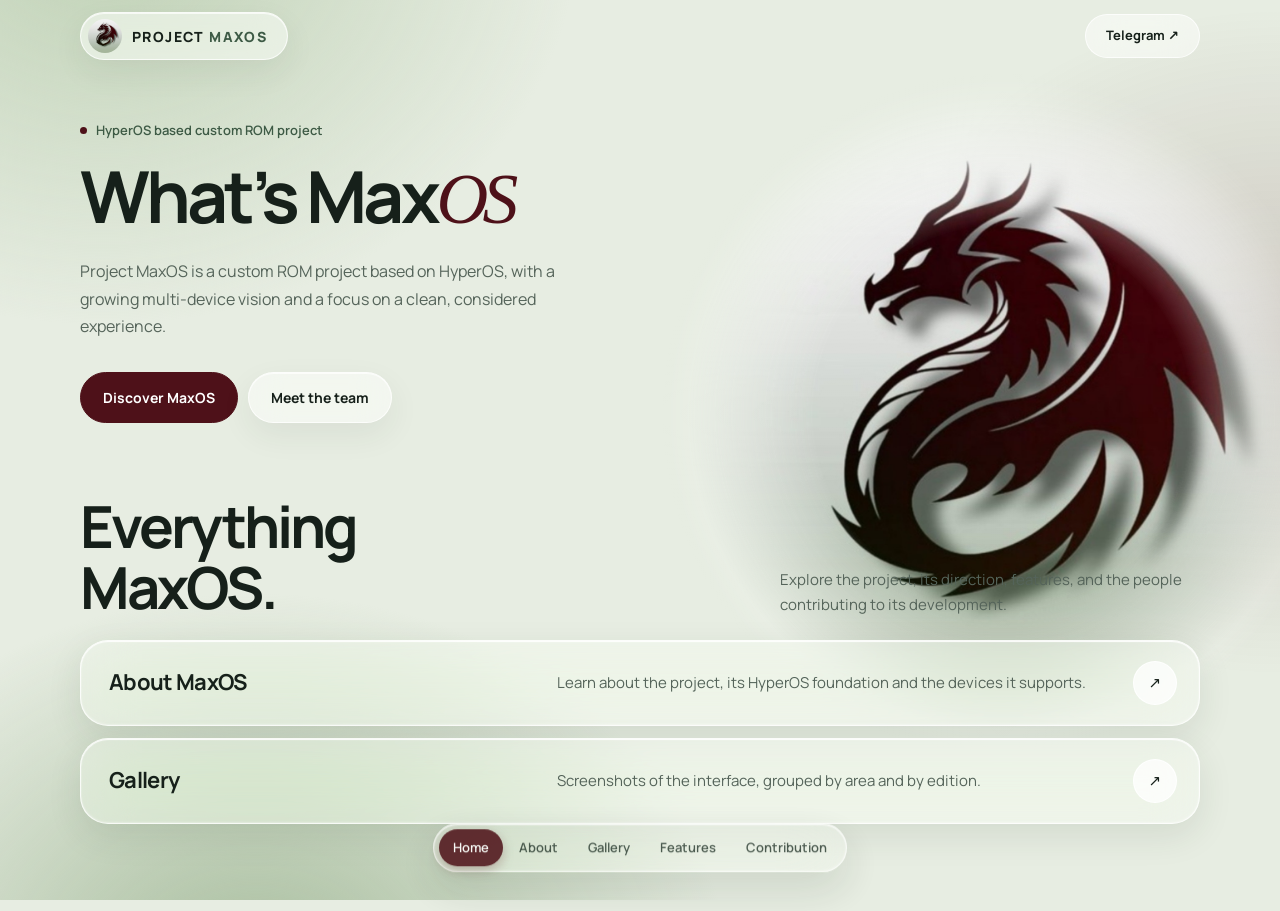
<file: index.html>
<!doctype html>
<html lang="en"><head><meta charset="utf-8"><meta name="viewport" content="width=device-width, initial-scale=1"><meta http-equiv="refresh" content="0; url=projectmaxos/index.html"><title>Project MaxOS</title></head>
<body><p>Opening <a href="projectmaxos/index.html">Project MaxOS</a>…</p></body></html>
</file>
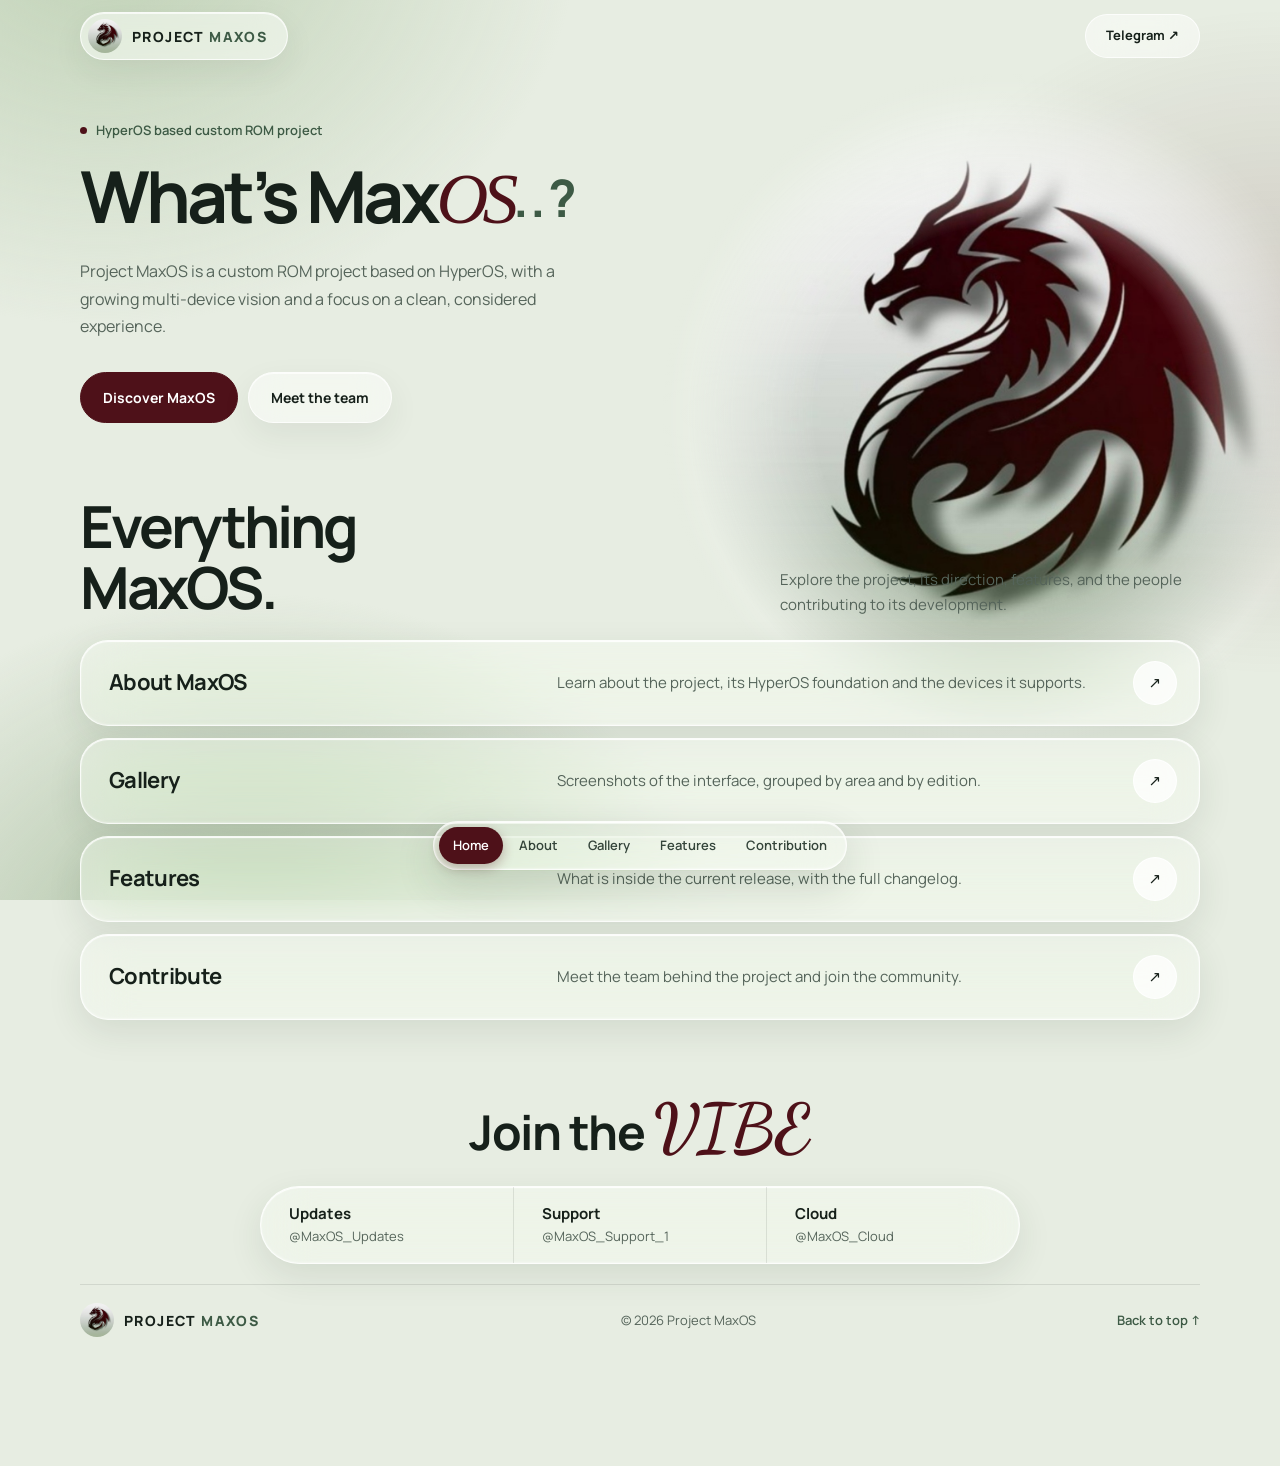
<file: projectmaxos/index.html>
<!doctype html><html lang="en"><head><meta charset="utf-8"><meta name="viewport" content="width=device-width, initial-scale=1"><meta name="theme-color" content="#e7ede2"><meta name="description" content="Project MaxOS — a HyperOS-based custom ROM project."><title>Home | Project MaxOS</title><link rel="icon" href="assets/images/maxos-logo.jpg"><link rel="preconnect" href="https://fonts.googleapis.com"><link rel="preconnect" href="https://fonts.gstatic.com" crossorigin><link rel="stylesheet" href="https://fonts.googleapis.com/css2?family=Manrope:wght@400;500;600;700;800&family=Dancing+Script:wght@700&display=swap"><link rel="stylesheet" href="assets/css/style.css"><script defer src="assets/js/main.js"></script></head><body id="top"><header class="site-header"><a class="brand" href="index.html"><img class="brand-logo" src="assets/images/maxos-logo.jpg" alt="" width="34" height="34"><span>PROJECT <span class="brand-muted">MAXOS</span></span></a><a class="top-cta" href="https://t.me/sujithsnk" target="_blank" rel="noopener">Telegram ↗</a></header>
<nav class="dock" aria-label="Main"><a href="index.html" aria-current="page">Home</a><a href="about.html">About</a><a href="gallery.html">Gallery</a><a href="features.html">Features</a><a href="contribution.html"><span class="full">Contribution</span><span class="short">Team</span></a></nav>
<div class="logo-bg" aria-hidden="true"><img src="assets/images/maxos-logo.jpg" alt=""></div>
<main><section class="hero section-wrap"><div class="hero-copy"><div class="eyebrow">HyperOS based custom ROM project</div><h1>What’s <span class="nowrap">Max<span class="maxos-word">OS</span><span class="type-punctuation">..?</span></span></h1><p>Project MaxOS is a custom ROM project based on HyperOS, with a growing multi-device vision and a focus on a clean, considered experience.</p><div class="hero-actions"><a class="button button-primary" href="about.html">Discover MaxOS</a><a class="button button-secondary" href="contribution.html">Meet the team</a></div></div></section>
<section class="content-section section-wrap"><div class="section-heading"><h2>Everything<br>MaxOS.</h2><p>Explore the project, its direction, features, and the people contributing to its development.</p></div><nav class="rows" aria-label="Explore"><a class="row" href="about.html"><h3>About MaxOS</h3><p>Learn about the project, its HyperOS foundation and the devices it supports.</p><span class="row-go" aria-hidden="true">↗</span></a><a class="row" href="gallery.html"><h3>Gallery</h3><p>Screenshots of the interface, grouped by area and by edition.</p><span class="row-go" aria-hidden="true">↗</span></a><a class="row" href="features.html"><h3>Features</h3><p>What is inside the current release, with the full changelog.</p><span class="row-go" aria-hidden="true">↗</span></a><a class="row" href="contribution.html"><h3>Contribute</h3><p>Meet the team behind the project and join the community.</p><span class="row-go" aria-hidden="true">↗</span></a></nav></section>
<section class="section-wrap vibe"><h2>Join the <span class="vibe-word">VIBE</span></h2><div class="community"><a href="https://t.me/MaxOS_Updates" target="_blank" rel="noopener"><strong>Updates</strong><span>@MaxOS_Updates</span></a><a href="https://t.me/MaxOS_Support_1" target="_blank" rel="noopener"><strong>Support</strong><span>@MaxOS_Support_1</span></a><a href="https://t.me/MaxOS_Cloud" target="_blank" rel="noopener"><strong>Cloud</strong><span>@MaxOS_Cloud</span></a></div></section></main><footer class="footer section-wrap"><a class="brand" href="index.html"><img class="brand-logo" src="assets/images/maxos-logo.jpg" alt="" width="34" height="34"><span>PROJECT <span class="brand-muted">MAXOS</span></span></a><span>© <span id="year"></span> Project MaxOS</span><a href="#top">Back to top ↑</a></footer></body></html>
</file>
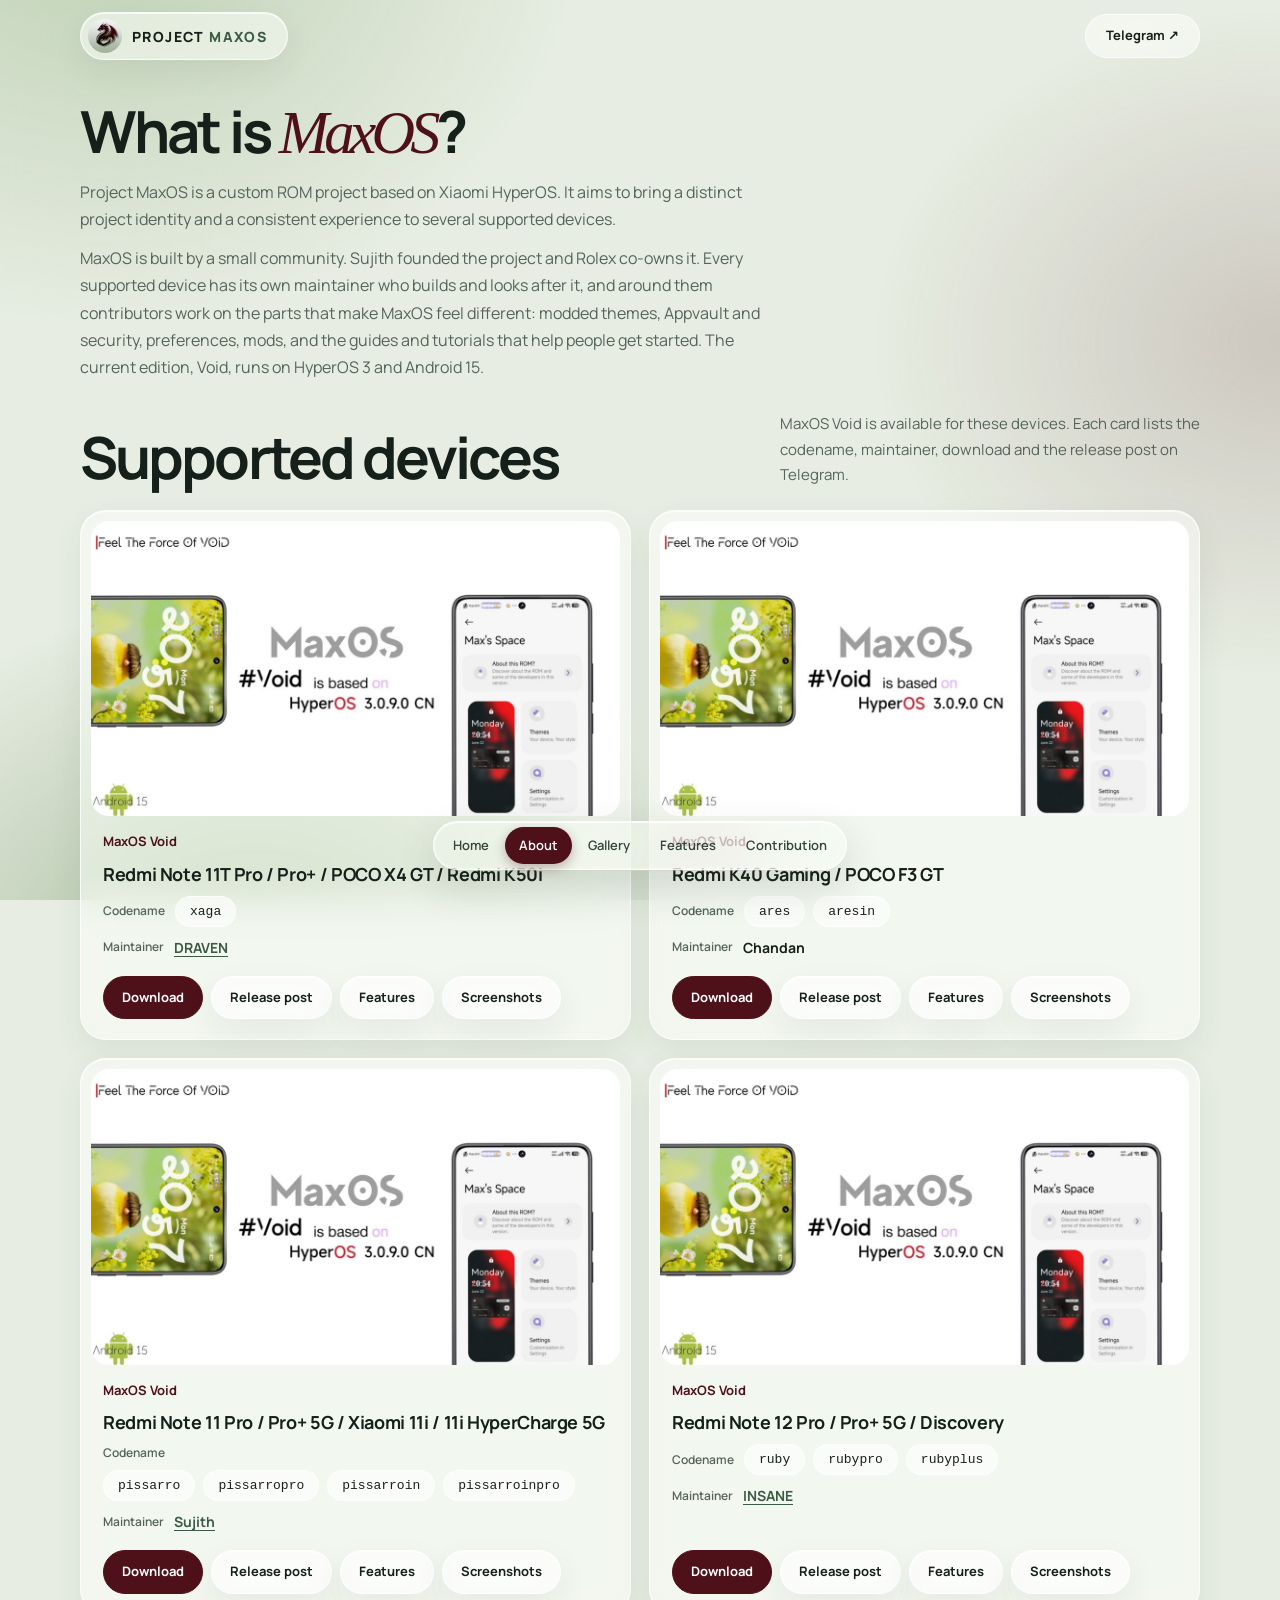
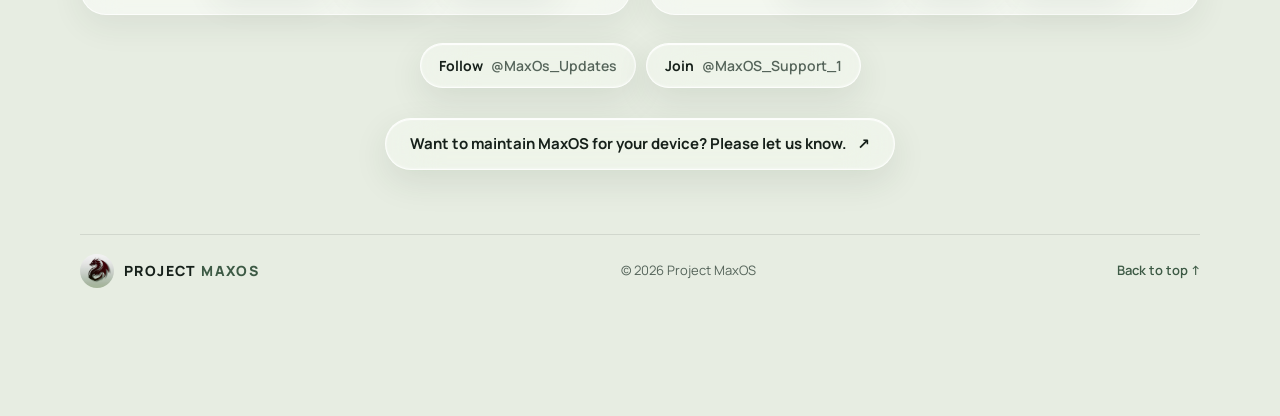
<file: projectmaxos/about.html>
<!doctype html><html lang="en"><head><meta charset="utf-8"><meta name="viewport" content="width=device-width, initial-scale=1"><meta name="theme-color" content="#e7ede2"><meta name="description" content="Project MaxOS — a HyperOS-based custom ROM project."><title>About | Project MaxOS</title><link rel="icon" href="assets/images/maxos-logo.jpg"><link rel="preconnect" href="https://fonts.googleapis.com"><link rel="preconnect" href="https://fonts.gstatic.com" crossorigin><link rel="stylesheet" href="https://fonts.googleapis.com/css2?family=Manrope:wght@400;500;600;700;800&display=swap"><link rel="stylesheet" href="assets/css/style.css"><script defer src="assets/js/main.js"></script></head><body id="top"><header class="site-header"><a class="brand" href="index.html"><img class="brand-logo" src="assets/images/maxos-logo.jpg" alt="" width="34" height="34"><span>PROJECT <span class="brand-muted">MAXOS</span></span></a><a class="top-cta" href="https://t.me/sujithsnk" target="_blank" rel="noopener">Telegram ↗</a></header>
<nav class="dock" aria-label="Main"><a href="index.html">Home</a><a href="about.html" aria-current="page">About</a><a href="gallery.html">Gallery</a><a href="features.html">Features</a><a href="contribution.html"><span class="full">Contribution</span><span class="short">Team</span></a></nav>
<main class="section-wrap"><section class="page-hero"><h1>What is <span class="maxos-word">MaxOS</span>?</h1><p>Project MaxOS is a custom ROM project based on Xiaomi HyperOS. It aims to bring a distinct project identity and a consistent experience to several supported devices.</p><p>MaxOS is built by a small community. Sujith founded the project and Rolex co-owns it. Every supported device has its own maintainer who builds and looks after it, and around them contributors work on the parts that make MaxOS feel different: modded themes, Appvault and security, preferences, mods, and the guides and tutorials that help people get started. The current edition, Void, runs on HyperOS 3 and Android 15.</p></section><section class="content-section" style="padding-top:12px"><div class="section-heading"><h2>Supported devices</h2><p>MaxOS Void is available for these devices. Each card lists the codename, maintainer, download and the release post on Telegram.</p></div><div class="roms"><article class="rom"><figure class="rom-art"><img src="assets/images/void-banner.jpg" alt="MaxOS Void, based on HyperOS 3 and Android 15" loading="lazy"></figure><div class="rom-body"><div class="rom-name">MaxOS Void</div><h3>Redmi Note 11T Pro / Pro+ / POCO X4 GT / Redmi K50i</h3><div class="rom-code"><span class="rom-label">Codename</span><div class="codes"><span>xaga</span></div></div><div class="rom-code"><span class="rom-label">Maintainer</span><a class="maint" href="https://t.me/susdraven" target="_blank" rel="noopener">DRAVEN</a></div><div class="rom-actions"><a class="button button-primary" href="https://drive.google.com/file/d/1Gkbh73vFQxeqa4iTPwzxxlR1YSQe4CGK/view?usp=drivesdk" target="_blank" rel="noopener">Download</a><a class="button button-secondary" href="https://t.me/MaxOS_Updates/190" target="_blank" rel="noopener">Release post</a><a class="button button-secondary" href="features.html">Features</a><a class="button button-secondary" href="gallery.html">Screenshots</a></div></div></article><article class="rom"><figure class="rom-art"><img src="assets/images/void-banner.jpg" alt="MaxOS Void, based on HyperOS 3 and Android 15" loading="lazy"></figure><div class="rom-body"><div class="rom-name">MaxOS Void</div><h3>Redmi K40 Gaming / POCO F3 GT</h3><div class="rom-code"><span class="rom-label">Codename</span><div class="codes"><span>ares</span><span>aresin</span></div></div><div class="rom-code"><span class="rom-label">Maintainer</span><span class="maint">Chandan</span></div><div class="rom-actions"><a class="button button-primary" href="https://drive.google.com/drive/folders/1mzK-8vHvnCskcgAynq7UUQ4-lLzJ0sxa?usp=drive_link" target="_blank" rel="noopener">Download</a><a class="button button-secondary" href="https://t.me/MaxOS_Updates/189" target="_blank" rel="noopener">Release post</a><a class="button button-secondary" href="features.html">Features</a><a class="button button-secondary" href="gallery.html">Screenshots</a></div></div></article><article class="rom"><figure class="rom-art"><img src="assets/images/void-banner.jpg" alt="MaxOS Void, based on HyperOS 3 and Android 15" loading="lazy"></figure><div class="rom-body"><div class="rom-name">MaxOS Void</div><h3>Redmi Note 11 Pro / Pro+ 5G / Xiaomi 11i / 11i HyperCharge 5G</h3><div class="rom-code"><span class="rom-label">Codename</span><div class="codes"><span>pissarro</span><span>pissarropro</span><span>pissarroin</span><span>pissarroinpro</span></div></div><div class="rom-code"><span class="rom-label">Maintainer</span><a class="maint" href="https://t.me/sujithsnk" target="_blank" rel="noopener">Sujith</a></div><div class="rom-actions"><a class="button button-primary" href="https://drive.google.com/file/d/1Z22_sG9LJ4ql9zDh3x435oSxrFdTi64V/view?usp=drivesdk" target="_blank" rel="noopener">Download</a><a class="button button-secondary" href="https://t.me/MaxOS_Updates/186" target="_blank" rel="noopener">Release post</a><a class="button button-secondary" href="features.html">Features</a><a class="button button-secondary" href="gallery.html">Screenshots</a></div></div></article><article class="rom"><figure class="rom-art"><img src="assets/images/void-banner.jpg" alt="MaxOS Void, based on HyperOS 3 and Android 15" loading="lazy"></figure><div class="rom-body"><div class="rom-name">MaxOS Void</div><h3>Redmi Note 12 Pro / Pro+ 5G / Discovery</h3><div class="rom-code"><span class="rom-label">Codename</span><div class="codes"><span>ruby</span><span>rubypro</span><span>rubyplus</span></div></div><div class="rom-code"><span class="rom-label">Maintainer</span><a class="maint" href="https://t.me/insaanex" target="_blank" rel="noopener">INSANE</a></div><div class="rom-actions"><a class="button button-primary" href="https://drive.google.com/file/d/1gJuQpmWtn1O2gVEO76kRaVVFaHT79l38/view?usp=drivesdk" target="_blank" rel="noopener">Download</a><a class="button button-secondary" href="https://t.me/MaxOS_Updates/185" target="_blank" rel="noopener">Release post</a><a class="button button-secondary" href="features.html">Features</a><a class="button button-secondary" href="gallery.html">Screenshots</a></div></div></article></div><div class="pill-links center" style="margin-top:28px"><a href="https://t.me/MaxOs_Updates" target="_blank" rel="noopener">Follow <span>@MaxOs_Updates</span></a><a href="https://t.me/MaxOS_Support_1" target="_blank" rel="noopener">Join <span>@MaxOS_Support_1</span></a></div><div class="maintain"><a href="https://t.me/MaxOS_Support_1" target="_blank" rel="noopener">Want to maintain MaxOS for your device? Please let us know. <span aria-hidden="true">↗</span></a></div></section></main><footer class="footer section-wrap"><a class="brand" href="index.html"><img class="brand-logo" src="assets/images/maxos-logo.jpg" alt="" width="34" height="34"><span>PROJECT <span class="brand-muted">MAXOS</span></span></a><span>© <span id="year"></span> Project MaxOS</span><a href="#top">Back to top ↑</a></footer></body></html>
</file>
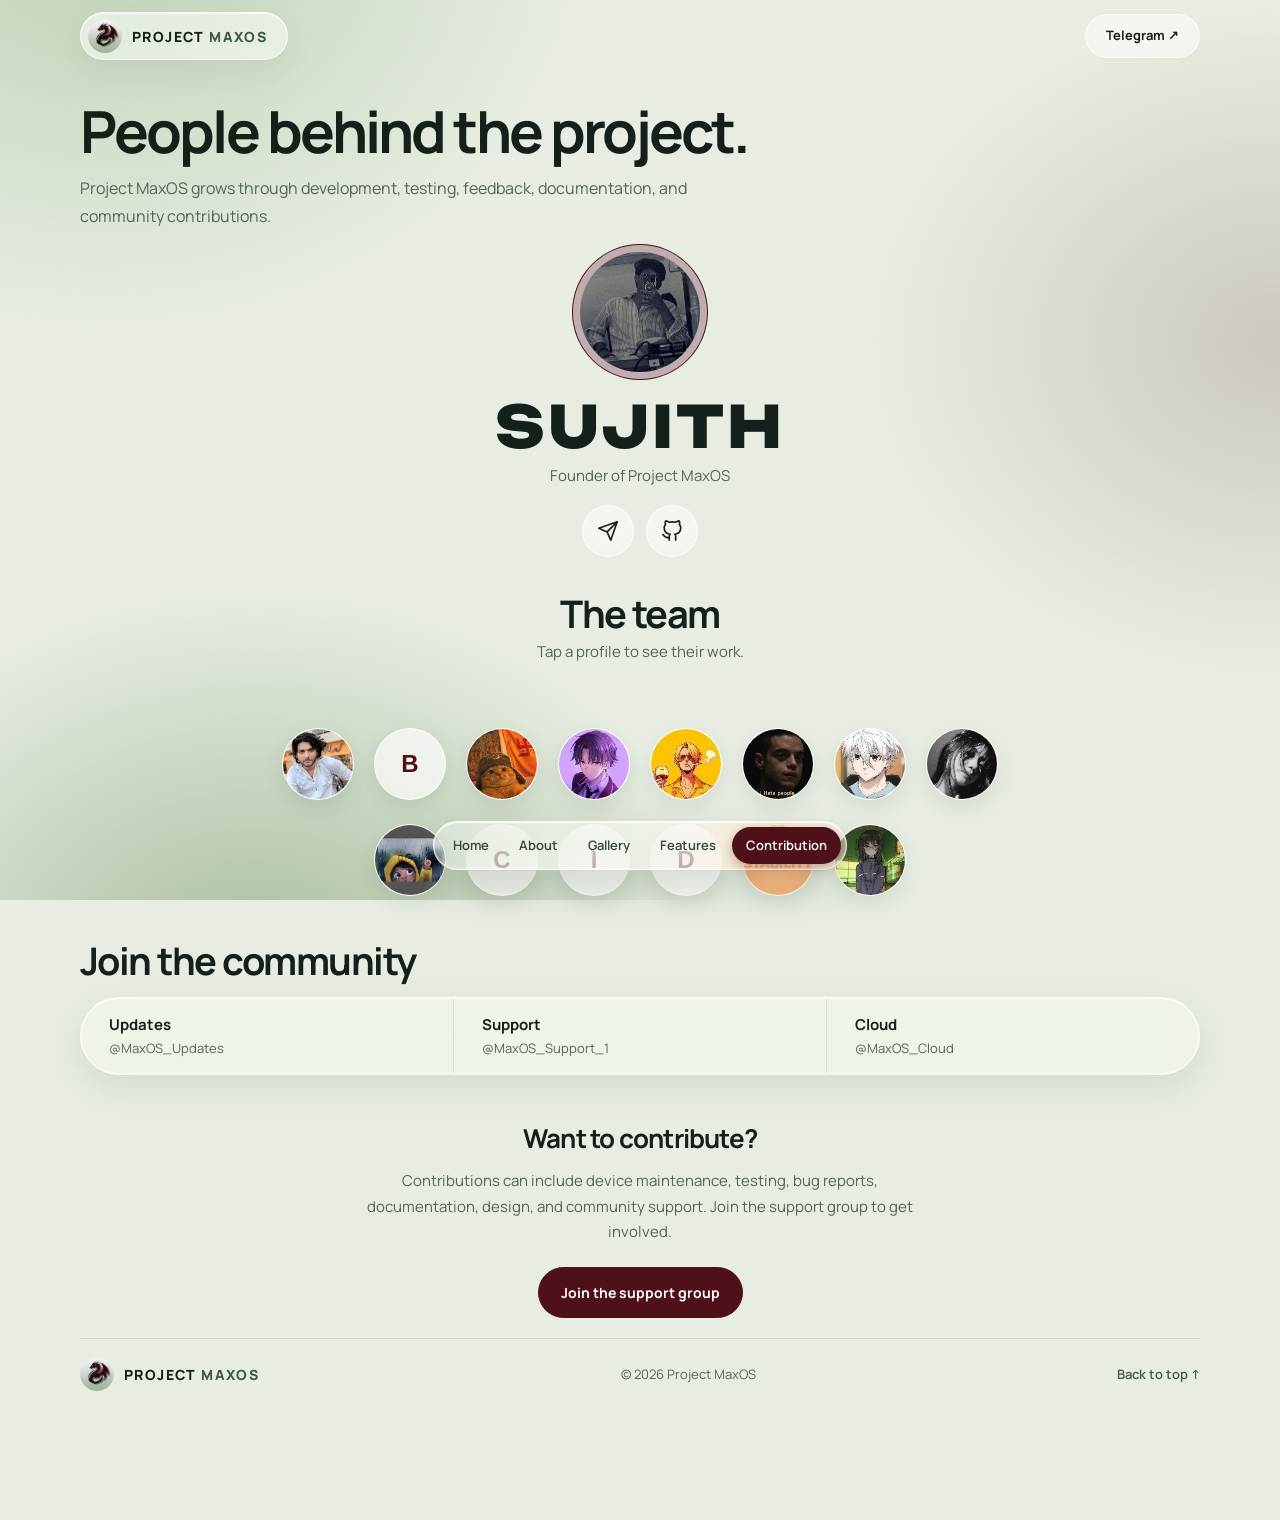
<file: projectmaxos/contribution.html>
<!doctype html><html lang="en"><head><meta charset="utf-8"><meta name="viewport" content="width=device-width, initial-scale=1"><meta name="theme-color" content="#e7ede2"><meta name="description" content="Project MaxOS — a HyperOS-based custom ROM project."><title>Contribution | Project MaxOS</title><link rel="icon" href="assets/images/maxos-logo.jpg"><link rel="preconnect" href="https://fonts.googleapis.com"><link rel="preconnect" href="https://fonts.gstatic.com" crossorigin><link rel="stylesheet" href="https://fonts.googleapis.com/css2?family=Manrope:wght@400;500;600;700;800&family=Unbounded:wght@600&display=swap"><link rel="stylesheet" href="assets/css/style.css"><script defer src="assets/js/main.js"></script></head><body id="top"><header class="site-header"><a class="brand" href="index.html"><img class="brand-logo" src="assets/images/maxos-logo.jpg" alt="" width="34" height="34"><span>PROJECT <span class="brand-muted">MAXOS</span></span></a><a class="top-cta" href="https://t.me/sujithsnk" target="_blank" rel="noopener">Telegram ↗</a></header>
<nav class="dock" aria-label="Main"><a href="index.html">Home</a><a href="about.html">About</a><a href="gallery.html">Gallery</a><a href="features.html">Features</a><a href="contribution.html" aria-current="page"><span class="full">Contribution</span><span class="short">Team</span></a></nav>
<main class="section-wrap"><section class="page-hero"><h1>People behind the project.</h1><p>Project MaxOS grows through development, testing, feedback, documentation, and community contributions.</p></section><section class="founder"><img class="founder-photo" src="assets/images/team/max.jpg" alt="Sujith, founder of Project MaxOS"><h2 class="evolve" aria-label="Sujith"><span aria-hidden="true" style="--i:0">S</span><span aria-hidden="true" style="--i:1">U</span><span aria-hidden="true" style="--i:2">J</span><span aria-hidden="true" style="--i:3">I</span><span aria-hidden="true" style="--i:4">T</span><span aria-hidden="true" style="--i:5">H</span></h2><p class="founder-role">Founder of Project MaxOS</p><div class="icon-links"><a href="https://t.me/sujithsnk" target="_blank" rel="noopener" aria-label="Telegram" title="Telegram"><svg viewBox="0 0 24 24" aria-hidden="true"><line x1="22" y1="2" x2="11" y2="13"/><polygon points="22 2 15 22 11 13 2 9 22 2"/></svg></a><a href="https://github.com/sujithmax/Sujith-Kumar" target="_blank" rel="noopener" aria-label="GitHub" title="GitHub"><svg viewBox="0 0 24 24" aria-hidden="true"><path d="M9 19c-5 1.5-5-2.5-7-3m14 6v-3.87a3.37 3.37 0 0 0-.94-2.61c3.14-.35 6.44-1.54 6.44-7A5.44 5.44 0 0 0 20 4.77 5.07 5.07 0 0 0 19.91 1S18.73.65 16 2.48a13.38 13.38 0 0 0-7 0C6.27.65 5.09 1 5.09 1A5.07 5.07 0 0 0 5 4.77a5.44 5.44 0 0 0-1.5 3.78c0 5.42 3.3 6.61 6.44 7A3.37 3.37 0 0 0 9 18.13V22"/></svg></a></div></section><section><div class="team-head"><h2 class="subhead" style="margin-bottom:6px">The team</h2><p>Tap a profile to see their work.</p></div><div class="team"><div class="person"><button type="button" aria-expanded="false" aria-label="Rolex" data-tg="https://t.me/Rolex040623"><img src="assets/images/team/rolex.jpg" alt="" loading="lazy"></button><div class="pop" role="status"><strong>Rolex</strong><span class="role">Co-founder</span><p>Co-owner of Project MaxOS.</p><span class="hint">Tap again for Telegram</span></div></div><div class="person"><button type="button" aria-expanded="false" aria-label="Bhairav"><span class="initial" aria-hidden="true">B</span></button><div class="pop" role="status"><strong>Bhairav</strong><p>Prooo....</p></div></div><div class="person"><button type="button" aria-expanded="false" aria-label="Abhishek"><img src="assets/images/team/abhishek.jpg" alt="" loading="lazy"></button><div class="pop" role="status"><strong>Abhishek</strong><p>CID</p></div></div><div class="person"><button type="button" aria-expanded="false" aria-label="Kashi"><img src="assets/images/team/kashi.jpg" alt="" loading="lazy"></button><div class="pop" role="status"><strong>Kashi</strong><p>Modded themes, Appvault, security and more.</p></div></div><div class="person"><button type="button" aria-expanded="false" aria-label="Mezo"><img src="assets/images/team/mezo.jpg" alt="" loading="lazy"></button><div class="pop" role="status"><strong>Mezo</strong><p>MoveOS</p></div></div><div class="person"><button type="button" aria-expanded="false" aria-label="Mahmoud"><img src="assets/images/team/mahmoud.jpg" alt="" loading="lazy"></button><div class="pop" role="status"><strong>Mahmoud</strong><p>Guides and tutorials.</p></div></div><div class="person"><button type="button" aria-expanded="false" aria-label="Obito"><img src="assets/images/team/obito.jpg" alt="" loading="lazy"></button><div class="pop" role="status"><strong>Obito</strong><p>Preferences</p></div></div><div class="person"><button type="button" aria-expanded="false" aria-label="Sev"><img src="assets/images/team/sev.jpg" alt="" loading="lazy"></button><div class="pop" role="status"><strong>Sev</strong></div></div><div class="person"><button type="button" aria-expanded="false" aria-label="BG"><img src="assets/images/team/bg.jpg" alt="" loading="lazy"></button><div class="pop" role="status"><strong>BG</strong><p>Mods</p></div></div><div class="person"><button type="button" aria-expanded="false" aria-label="Chandan"><span class="initial" aria-hidden="true">C</span></button><div class="pop" role="status"><strong>Chandan</strong><p>Maintainer of ares/aresin</p></div></div><div class="person"><button type="button" aria-expanded="false" aria-label="INSANE" data-tg="https://t.me/insaanex"><span class="initial" aria-hidden="true">I</span></button><div class="pop" role="status"><strong>INSANE</strong><p>Maintainer of ruby/rubypro/rubyplus</p><span class="hint">Tap again for Telegram</span></div></div><div class="person"><button type="button" aria-expanded="false" aria-label="DRAVEN" data-tg="https://t.me/susdraven"><span class="initial" aria-hidden="true">D</span></button><div class="pop" role="status"><strong>DRAVEN</strong><p>Maintainer of xaga</p><span class="hint">Tap again for Telegram</span></div></div><div class="person"><button type="button" aria-expanded="false" aria-label="Stability"><img src="assets/images/team/stability.jpg" alt="" loading="lazy"></button><div class="pop" role="status"><strong>Stability</strong><p>BrickOS · pissarro, ginkgo</p></div></div><div class="person"><button type="button" aria-expanded="false" aria-label="Z3roKwq"><img src="assets/images/team/z3rokwq.jpg" alt="" loading="lazy"></button><div class="pop" role="status"><strong>Z3roKwq</strong></div></div></div></section><section style="margin-top:44px"><h2 class="subhead">Join the community</h2><div class="community"><a href="https://t.me/MaxOS_Updates" target="_blank" rel="noopener"><strong>Updates</strong><span>@MaxOS_Updates</span></a><a href="https://t.me/MaxOS_Support_1" target="_blank" rel="noopener"><strong>Support</strong><span>@MaxOS_Support_1</span></a><a href="https://t.me/MaxOS_Cloud" target="_blank" rel="noopener"><strong>Cloud</strong><span>@MaxOS_Cloud</span></a></div></section><section class="contribute"><h2>Want to contribute?</h2><p>Contributions can include device maintenance, testing, bug reports, documentation, design, and community support. Join the support group to get involved.</p><a class="button button-primary" href="https://t.me/MaxOS_Support_1" target="_blank" rel="noopener">Join the support group</a></section></main><footer class="footer section-wrap"><a class="brand" href="index.html"><img class="brand-logo" src="assets/images/maxos-logo.jpg" alt="" width="34" height="34"><span>PROJECT <span class="brand-muted">MAXOS</span></span></a><span>© <span id="year"></span> Project MaxOS</span><a href="#top">Back to top ↑</a></footer></body></html>
</file>
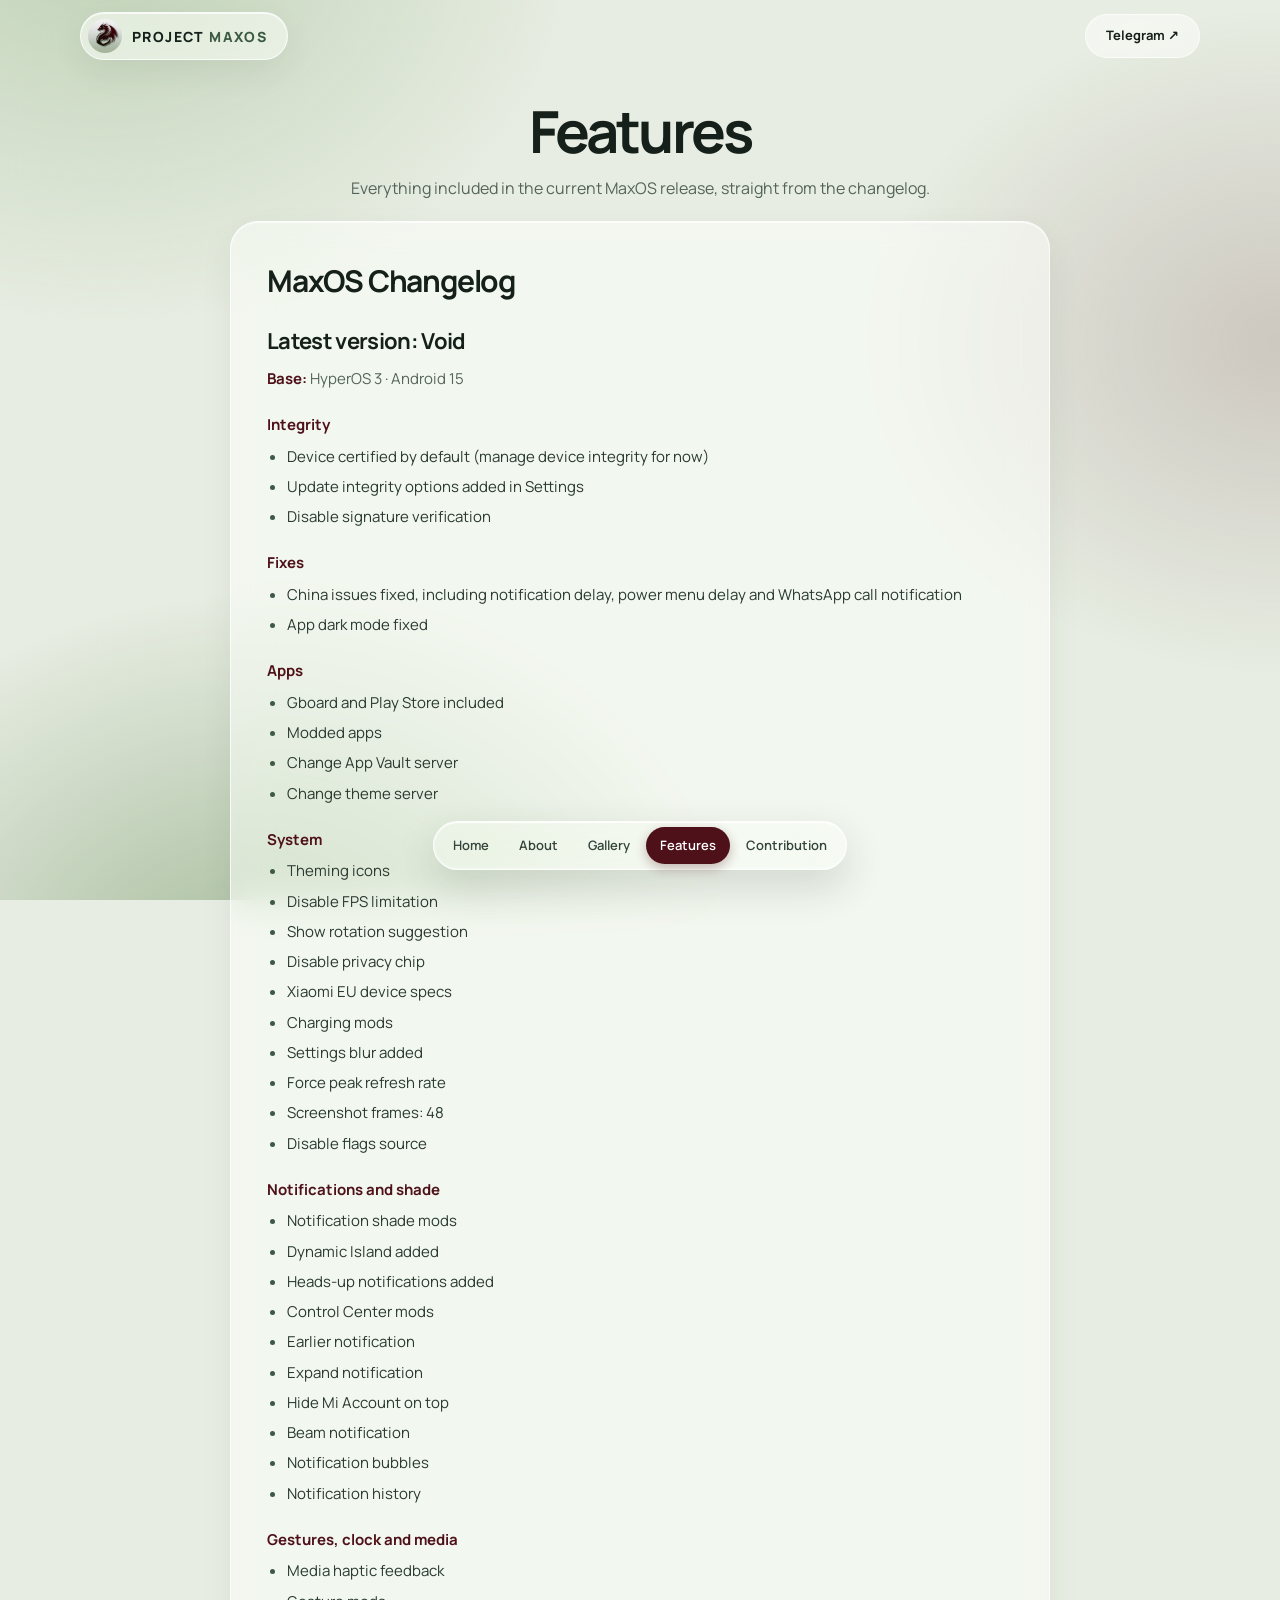
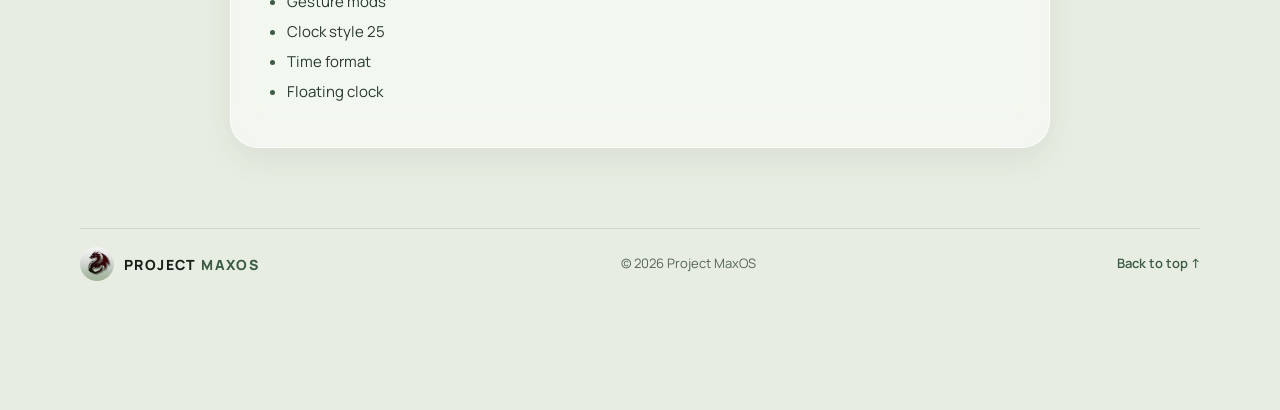
<file: projectmaxos/features.html>
<!doctype html><html lang="en"><head><meta charset="utf-8"><meta name="viewport" content="width=device-width, initial-scale=1"><meta name="theme-color" content="#e7ede2"><meta name="description" content="Project MaxOS — a HyperOS-based custom ROM project."><title>Features | Project MaxOS</title><link rel="icon" href="assets/images/maxos-logo.jpg"><link rel="preconnect" href="https://fonts.googleapis.com"><link rel="preconnect" href="https://fonts.gstatic.com" crossorigin><link rel="stylesheet" href="https://fonts.googleapis.com/css2?family=Manrope:wght@400;500;600;700;800&display=swap"><link rel="stylesheet" href="assets/css/style.css"><script defer src="assets/js/main.js"></script></head><body id="top"><header class="site-header"><a class="brand" href="index.html"><img class="brand-logo" src="assets/images/maxos-logo.jpg" alt="" width="34" height="34"><span>PROJECT <span class="brand-muted">MAXOS</span></span></a><a class="top-cta" href="https://t.me/sujithsnk" target="_blank" rel="noopener">Telegram ↗</a></header>
<nav class="dock" aria-label="Main"><a href="index.html">Home</a><a href="about.html">About</a><a href="gallery.html">Gallery</a><a href="features.html" aria-current="page">Features</a><a href="contribution.html"><span class="full">Contribution</span><span class="short">Team</span></a></nav>
<main class="section-wrap"><section class="page-hero center"><h1>Features</h1><p>Everything included in the current MaxOS release, straight from the changelog.</p></section><section class="content-section" style="padding-top:0"><article class="sheet"><h2>MaxOS Changelog</h2><h3>Latest version: Void</h3><p class="meta"><b>Base:</b> HyperOS 3 · Android 15</p><h4>Integrity</h4><ul><li>Device certified by default (manage device integrity for now)</li><li>Update integrity options added in Settings</li><li>Disable signature verification</li></ul><h4>Fixes</h4><ul><li>China issues fixed, including notification delay, power menu delay and WhatsApp call notification</li><li>App dark mode fixed</li></ul><h4>Apps</h4><ul><li>Gboard and Play Store included</li><li>Modded apps</li><li>Change App Vault server</li><li>Change theme server</li></ul><h4>System</h4><ul><li>Theming icons</li><li>Disable FPS limitation</li><li>Show rotation suggestion</li><li>Disable privacy chip</li><li>Xiaomi EU device specs</li><li>Charging mods</li><li>Settings blur added</li><li>Force peak refresh rate</li><li>Screenshot frames: 48</li><li>Disable flags source</li></ul><h4>Notifications and shade</h4><ul><li>Notification shade mods</li><li>Dynamic Island added</li><li>Heads-up notifications added</li><li>Control Center mods</li><li>Earlier notification</li><li>Expand notification</li><li>Hide Mi Account on top</li><li>Beam notification</li><li>Notification bubbles</li><li>Notification history</li></ul><h4>Gestures, clock and media</h4><ul><li>Media haptic feedback</li><li>Gesture mods</li><li>Clock style 25</li><li>Time format</li><li>Floating clock</li></ul></article></section></main><footer class="footer section-wrap"><a class="brand" href="index.html"><img class="brand-logo" src="assets/images/maxos-logo.jpg" alt="" width="34" height="34"><span>PROJECT <span class="brand-muted">MAXOS</span></span></a><span>© <span id="year"></span> Project MaxOS</span><a href="#top">Back to top ↑</a></footer></body></html>
</file>
<file: projectmaxos/assets/css/style.css>
/* Project MaxOS — minimal frosted-glass theme
   Palette is taken from the logo: sage mist, deep green ink, oxblood dragon. */
:root{
  --bg:#e7ede2;
  --ink:#16201a;
  --muted:#55645a;
  --sage:#a9bca0;
  --sage-deep:#3d5a45;
  --blood:#4e1119;
  --blood-hover:#651821;
  --glass:rgba(255,255,255,.5);
  --glass-strong:rgba(255,255,255,.72);
  --glass-edge:rgba(255,255,255,.75);
  --hairline:rgba(22,32,26,.1);
  --blur:blur(18px) saturate(140%);
  --max:1120px;
  --hdr:60px;
}
*{box-sizing:border-box}
html{background:var(--bg);scroll-behavior:smooth;scroll-padding-top:100px}
body{margin:0;color:var(--ink);font-family:Manrope,system-ui,-apple-system,"Segoe UI",Arial,sans-serif;line-height:1.5;-webkit-font-smoothing:antialiased;min-height:100vh;display:flex;flex-direction:column;overflow-x:clip;padding-bottom:92px}
main{flex:1}
a{color:inherit;text-decoration:none}
img{max-width:100%}

/* Backdrop: the soft shapes the glass blurs against */
body::before{content:"";position:fixed;inset:0;z-index:-1;pointer-events:none;
  background:
    radial-gradient(60vmax 50vmax at 8% -8%,#bfd1b5 0,transparent 62%),
    radial-gradient(55vmax 45vmax at 100% 38%,rgba(78,17,25,.17) 0,transparent 58%),
    radial-gradient(60vmax 50vmax at 20% 110%,#a5bb9b 0,transparent 62%)}

:focus-visible{outline:2px solid var(--blood);outline-offset:3px;border-radius:8px}

/* Glass surface — shared by header, cards, toolbar, chips */
.site-header .brand,.top-cta,.dock,.rom,.maintain a,.gallery-toolbar,.facts span,.nav-cta,.button-secondary,.sheet,.editions,.pill-links a,.community,.codes span,.row-go,.pop,.icon-links a{
  background:var(--glass);
  -webkit-backdrop-filter:var(--blur);backdrop-filter:var(--blur);
  border:1px solid var(--glass-edge);
  box-shadow:0 1px 0 rgba(255,255,255,.7) inset,0 12px 32px rgba(36,56,40,.07)}
@supports not ((backdrop-filter:blur(1px)) or (-webkit-backdrop-filter:blur(1px))){
  .site-header .brand,.top-cta,.dock,.rom,.maintain a,.gallery-toolbar,.facts span,.nav-cta,.button-secondary,.sheet,.editions,.pill-links a,.community,.codes span,.row-go,.pop,.icon-links a{background:var(--glass-strong)}
}

/* Header: brand + Telegram stay on top; page links float at the bottom */
.site-header{position:sticky;top:12px;z-index:20;width:min(var(--max),calc(100% - 32px));height:48px;margin:12px auto 0;display:flex;align-items:center;justify-content:space-between;pointer-events:none}
.site-header>*{pointer-events:auto}
.brand{display:flex;align-items:center;gap:10px;font-weight:800;letter-spacing:.1em;font-size:14px}
.site-header .brand{height:48px;padding:0 20px 0 7px;border-radius:999px}
.brand-logo{width:34px;height:34px;border-radius:50%;object-fit:cover;flex:none}
.brand-muted{color:var(--sage-deep)}
.top-cta{height:44px;padding:0 20px;display:inline-flex;align-items:center;border-radius:999px;font-size:13px;font-weight:700;box-shadow:none;transition:background .2s}
.top-cta:hover{background:var(--glass-strong)}
.dock{background:rgba(255,255,255,.8);position:fixed;left:50%;bottom:max(16px,env(safe-area-inset-bottom));transform:translateX(-50%);z-index:30;display:flex;gap:4px;padding:6px;border-radius:999px;font-size:13px;font-weight:600;color:var(--muted);animation:dockIn .5s ease both}
.dock a{padding:11px 18px;border-radius:999px;white-space:nowrap;transition:background .2s,color .2s}
.dock a:hover{color:var(--ink);background:rgba(255,255,255,.6)}
.dock a[aria-current="page"]{color:#fff;background:var(--blood)}
.dock .short{display:none}
@keyframes dockIn{from{opacity:0;transform:translate(-50%,16px)}to{opacity:1;transform:translate(-50%,0)}}

/* Dragon logo as a lit, scroll-driven background (home page) */
.logo-bg{position:fixed;z-index:-1;right:-3vmax;top:11vh;width:min(70vmin,660px);aspect-ratio:1;pointer-events:none;opacity:var(--o,1);transform:translate3d(0,var(--y,0px),0) rotate(var(--r,0deg));will-change:transform,opacity}
.logo-bg:before{content:"";position:absolute;inset:-22%;background:radial-gradient(closest-side,rgba(255,255,255,.95),rgba(255,255,255,.55) 45%,rgba(255,255,255,0) 75%)}
.logo-bg img{position:relative;display:block;width:100%;height:100%;object-fit:cover;mix-blend-mode:multiply;-webkit-mask-image:radial-gradient(closest-side,#000 60%,transparent 100%);mask-image:radial-gradient(closest-side,#000 60%,transparent 100%)}

.section-wrap{width:min(var(--max),calc(100% - 48px));margin-inline:auto}

/* Hero */
.hero{padding:56px 0 28px;position:relative}
.hero-copy{max-width:620px}
.eyebrow{display:inline-flex;align-items:center;gap:9px;font-size:13px;font-weight:600;color:var(--sage-deep)}
.eyebrow:before{content:"";width:7px;height:7px;border-radius:50%;background:var(--blood)}
.nowrap{white-space:nowrap}
.hero h1,.hero-title{font-size:clamp(44px,5.6vw,72px);line-height:1.02;letter-spacing:-.055em;font-weight:700;margin:20px 0 22px;max-width:650px}
.maxos-word{font-family:Georgia,"Times New Roman",serif;font-style:italic;font-weight:500;letter-spacing:-.08em;color:var(--blood)}
.type-punctuation{display:inline-block;color:var(--sage-deep);font-size:.72em;letter-spacing:.03em;vertical-align:baseline;overflow:hidden;white-space:nowrap;width:0;animation:typePunctuation 1.15s steps(4,end) .45s forwards}
@keyframes typePunctuation{from{width:0}to{width:2.2em}}
.hero p,.lead{max-width:500px;color:var(--muted);font-size:16px;line-height:1.7;margin:0}
.hero-actions{display:flex;gap:10px;flex-wrap:wrap;margin-top:32px}
.button{display:inline-flex;align-items:center;justify-content:center;padding:14px 22px;border-radius:999px;font-size:14px;font-weight:700;cursor:pointer;transition:background .2s,transform .2s}
.button:active{transform:scale(.98)}
.button-primary{background:var(--blood);color:#fff;border:1px solid var(--blood)}
.button-primary:hover{background:var(--blood-hover)}
.button-secondary{color:var(--ink)}
.button-secondary:hover{background:var(--glass-strong)}


.facts{display:flex;flex-wrap:wrap;gap:10px;padding:0 0 8px}
.facts span{padding:10px 16px;border-radius:999px;font-size:13px;font-weight:600;color:var(--muted);box-shadow:none}

/* Sections */
.content-section{padding:44px 0}
.section-heading{display:flex;justify-content:space-between;align-items:end;gap:36px;margin:0 0 22px}
.section-heading h2,.page-hero h1{font-size:clamp(36px,4.8vw,58px);line-height:1.06;letter-spacing:-.05em;font-weight:700;margin:0}
.section-heading p{max-width:420px;color:var(--muted);font-size:15px;line-height:1.7;margin:0}
.page-hero{padding:40px 0 18px}
.page-hero p{max-width:620px;color:var(--muted);font-size:16px;line-height:1.7;margin:14px 0 0}
.section-kicker{font-size:15px;font-weight:700;color:var(--ink);margin:0 0 14px}
.tiny-label{font-size:13px;font-weight:600;color:var(--sage-deep)}

/* Link rows (replace the old card boxes) */
.rows{border-top:1px solid var(--hairline)}
.row{display:grid;grid-template-columns:minmax(0,1fr) minmax(0,1.3fr) 44px;align-items:center;gap:24px;padding:20px 4px;border-bottom:1px solid var(--hairline)}
.row h3{margin:0;font-size:22px;letter-spacing:-.03em}
.row p{margin:0;color:var(--muted);font-size:15px;line-height:1.6}
.row-go{width:44px;height:44px;border-radius:50%;display:grid;place-items:center;font-size:15px;box-shadow:none;transition:background .2s,color .2s}
.row:hover .row-go{background:var(--blood);color:#fff;border-color:var(--blood)}

/* Supported devices: one card per device */
.codes{display:flex;flex-wrap:wrap;gap:8px}
.codes span{padding:7px 14px;border-radius:999px;font:500 13px ui-monospace,SFMono-Regular,Consolas,Menlo,monospace;color:var(--ink);box-shadow:none}
.request{margin:22px 0 14px;color:var(--muted);font-size:15px;line-height:1.7;max-width:560px}
.request a{color:var(--blood);font-weight:700;text-decoration:underline;text-underline-offset:3px}

.roms{display:grid;grid-template-columns:repeat(2,minmax(0,1fr));gap:18px}
.rom{display:flex;flex-direction:column;padding:10px;border-radius:26px}
.rom-art{margin:0;border-radius:18px;overflow:hidden;background:#fff}
.rom-art img{display:block;width:100%;height:auto}
.rom-body{display:flex;flex-direction:column;gap:10px;flex:1;padding:16px 12px 10px}
.rom-name{font-size:13px;font-weight:700;color:var(--blood)}
.rom h3{margin:0;font-size:18px;line-height:1.35;letter-spacing:-.02em}
.rom-code{display:flex;align-items:center;flex-wrap:wrap;gap:8px 10px}
.rom-label{font-size:12px;font-weight:600;color:var(--muted)}
.rom-actions{display:flex;flex-wrap:wrap;gap:8px;margin-top:auto;padding-top:8px}
.rom-actions .button{padding:11px 18px;font-size:13px}
.maintain{display:flex;justify-content:center;margin-top:30px}
.maintain a{display:inline-flex;align-items:center;gap:10px;padding:14px 24px;border-radius:999px;font-size:15px;font-weight:700;text-align:center;box-shadow:none;transition:background .2s}
.maintain a:hover{background:var(--glass-strong)}

/* Telegram links */
.pill-links{display:flex;flex-wrap:wrap;gap:10px}
.pill-links.center{justify-content:center}
.pill-links a{display:inline-flex;align-items:center;gap:8px;padding:11px 18px;border-radius:999px;font-size:14px;font-weight:700;box-shadow:none;transition:background .2s}
.pill-links a span{color:var(--muted);font-weight:600}
.pill-links a:hover{background:var(--glass-strong)}
.community{display:flex;border-radius:999px;overflow:hidden}
.community a{flex:1;display:flex;flex-direction:column;gap:2px;padding:16px 28px;border-left:1px solid var(--hairline);transition:background .2s}
.community a:first-child{border-left:0}
.community a:hover{background:rgba(255,255,255,.55)}
.community strong{font-size:15px}
.community span{font-size:13px;color:var(--muted)}
.subhead{font-size:clamp(26px,3.4vw,38px);letter-spacing:-.04em;line-height:1.1;margin:0 0 16px;font-weight:700}

/* Contribution: founder + team */
.founder{display:flex;flex-direction:column;align-items:center;text-align:center;padding:4px 0 36px}
.founder-photo{width:120px;height:120px;border-radius:50%;object-fit:cover;box-shadow:0 0 0 7px rgba(255,255,255,.65),0 0 0 8px var(--blood)}
.founder h2{font-family:Unbounded,Manrope,system-ui,sans-serif;font-size:clamp(30px,5vw,54px);font-weight:600;letter-spacing:.06em;line-height:1.1;text-transform:uppercase;margin:26px 0 8px}
.founder-role{margin:0 0 18px;color:var(--muted);font-size:15px}
.icon-links{display:flex;gap:12px;justify-content:center}
.icon-links a{width:52px;height:52px;border-radius:50%;display:grid;place-items:center;color:var(--ink);box-shadow:none;transition:background .2s,color .2s}
.icon-links a:hover{background:var(--blood);color:#fff;border-color:var(--blood)}
.icon-links svg{width:22px;height:22px;fill:none;stroke:currentColor;stroke-width:1.8;stroke-linecap:round;stroke-linejoin:round}
.team-head{text-align:center}
.team-head p{margin:0;color:var(--muted);font-size:15px}
.team{display:flex;flex-wrap:wrap;justify-content:center;gap:24px 20px;max-width:780px;margin:30px auto 0;padding-top:34px}
.person{position:relative}
.person>button{display:block;width:72px;height:72px;padding:0;border-radius:50%;overflow:hidden;border:1px solid var(--glass-edge);background:rgba(255,255,255,.65);cursor:pointer;box-shadow:0 8px 20px rgba(36,56,40,.1);transition:transform .2s}
.person>button:hover{transform:translateY(-3px)}
.person>button[aria-expanded="true"]{outline:2px solid var(--blood);outline-offset:3px}
.person img{display:block;width:100%;height:100%;object-fit:cover}
.person .initial{display:grid;place-items:center;width:100%;height:100%;font-size:24px;font-weight:800;color:var(--blood)}
.pop{position:absolute;left:50%;bottom:calc(100% + 12px);z-index:30;width:max-content;max-width:min(240px,calc(100vw - 32px));padding:12px 15px;border-radius:16px;text-align:left;background:rgba(255,255,255,.82);opacity:0;visibility:hidden;pointer-events:none;transform:translate(calc(-50% + var(--shift,0px)),6px);transition:opacity .18s,transform .18s,visibility .18s}
.person.open{z-index:40}
.person.open .pop{opacity:1;visibility:visible;pointer-events:auto;transform:translate(calc(-50% + var(--shift,0px)),0)}
.pop strong{display:block;font-size:14px}
.pop .role{display:block;margin:2px 0 0;font-size:12px;font-weight:700;color:var(--blood)}
.pop p{margin:6px 0 0;font-size:13px;line-height:1.5;color:var(--muted)}
.pop .hint{display:block;margin-top:8px;font-size:12px;font-weight:600;color:var(--sage-deep)}
.contribute{max-width:560px;margin:44px auto 0;text-align:center}
.contribute h2{font-size:26px;letter-spacing:-.03em;margin:0 0 10px}
.contribute p{color:var(--muted);font-size:15px;line-height:1.7;margin:0 0 22px}

/* Features: changelog sheet */
.page-hero.center{text-align:center}
.page-hero.center p{margin-inline:auto}
.sheet{max-width:820px;margin:0 auto 16px;padding:36px;border-radius:28px}
.sheet h2{font-size:30px;letter-spacing:-.04em;margin:0 0 22px}
.sheet h3{font-size:22px;letter-spacing:-.03em;margin:0 0 10px}
.sheet .meta{margin:0 0 4px;color:var(--muted);font-size:15px}
.sheet .meta b{color:var(--blood)}
.sheet h4{margin:24px 0 8px;font-size:15px;color:var(--blood)}
.sheet ul{margin:0;padding-left:20px}
.sheet li{margin:7px 0;font-size:15px;line-height:1.55;color:#2a3a30}
.sheet li::marker{color:var(--sage-deep)}

/* Gallery editions */
.editions{display:inline-flex;gap:4px;padding:6px;border-radius:999px;margin-bottom:16px}
.edition{border:0;background:transparent;padding:11px 22px;border-radius:999px;font:700 14px Manrope,system-ui,sans-serif;color:var(--muted);cursor:pointer;transition:background .2s,color .2s}
.edition:hover{color:var(--ink)}
.edition.active{background:#fff;color:var(--ink);box-shadow:0 2px 8px rgba(36,56,40,.12)}
.edition-note{max-width:560px;margin:0 0 18px;color:var(--muted);font-size:16px;line-height:1.7}
.edition-panel[hidden]{display:none}
.edition-empty{padding:56px 0 80px;color:var(--muted);font-size:15px}

/* Footer */
.footer{min-height:72px;margin-top:20px;border-top:1px solid var(--hairline);display:flex;align-items:center;justify-content:space-between;gap:20px;color:var(--muted);font-size:13px}
.footer .brand{color:var(--ink)}
.footer a:last-child{color:var(--sage-deep);font-weight:600}

/* Gallery */
.gallery-toolbar{position:sticky;top:calc(var(--hdr) + 24px);z-index:5;margin:0 0 16px;padding:7px;border-radius:999px}
.gallery-filters{display:flex;gap:4px;overflow-x:auto;scrollbar-width:none}
.gallery-filters::-webkit-scrollbar{display:none}
.gallery-filter{border:0;background:transparent;color:var(--muted);border-radius:999px;padding:10px 16px;font:600 13px Manrope,system-ui,sans-serif;white-space:nowrap;cursor:pointer;transition:background .2s,color .2s}
.gallery-filter:hover{background:rgba(255,255,255,.6);color:var(--ink)}
.gallery-filter span{font-weight:500;opacity:.7;margin-left:6px}
.gallery-filter.active{background:var(--blood);color:#fff}
.gallery-filter.active span{opacity:.8}
.gallery-category{margin:22px 0 34px}
.gallery-category-head{display:flex;justify-content:space-between;align-items:end;margin-bottom:16px;gap:16px}
.gallery-category-head .tiny-label{font-size:18px;font-weight:700;color:var(--ink);letter-spacing:-.02em}
.gallery-category-head p{margin:4px 0 0;color:var(--muted);font-size:13px}
.gallery-count{font-size:13px;font-weight:600;color:var(--muted);white-space:nowrap}
.gallery-grid{display:grid;gap:12px}
.gallery-real{grid-template-columns:repeat(5,minmax(0,1fr))}
.gallery-image{position:relative;display:block;width:100%;padding:0;border:1px solid var(--glass-edge);border-radius:16px;overflow:hidden;background:rgba(255,255,255,.4);cursor:zoom-in;box-shadow:0 8px 22px rgba(36,56,40,.08);aspect-ratio:9/16}
.gallery-image img{display:block;width:100%;height:100%;object-fit:cover;transition:transform .5s ease}
.gallery-image:hover img{transform:scale(1.04)}
.image-zoom{position:absolute;right:8px;bottom:8px;width:30px;height:30px;border-radius:50%;display:grid;place-items:center;background:rgba(255,255,255,.7);-webkit-backdrop-filter:blur(10px);backdrop-filter:blur(10px);color:var(--ink);font-size:13px;opacity:0;transition:opacity .2s}
.gallery-image:hover .image-zoom,.gallery-image:focus-visible .image-zoom{opacity:1}
.reveal{opacity:0;transform:translateY(14px);transition:opacity .5s ease,transform .5s ease}
.reveal.visible{opacity:1;transform:none}
.gallery-category[hidden],.gallery-image[hidden]{display:none!important}

/* Lightbox */
.lightbox{position:fixed;inset:0;z-index:50;background:rgba(22,32,26,.5);-webkit-backdrop-filter:blur(26px) saturate(120%);backdrop-filter:blur(26px) saturate(120%);display:none;align-items:center;justify-content:center;padding:56px 72px}
.lightbox.open{display:flex;animation:fadeIn .2s ease}
.lightbox img{max-width:min(82vw,620px);max-height:82vh;object-fit:contain;border-radius:18px;box-shadow:0 24px 80px rgba(0,0,0,.35)}
.lightbox button{position:absolute;border:1px solid rgba(255,255,255,.4);background:rgba(255,255,255,.16);-webkit-backdrop-filter:blur(12px);backdrop-filter:blur(12px);color:#fff;border-radius:50%;width:44px;height:44px;font-size:26px;line-height:1;cursor:pointer;transition:background .2s}
.lightbox button:hover{background:rgba(255,255,255,.3)}
.lightbox button:focus-visible{outline-color:#fff}
.lightbox-close{right:22px;top:20px}
.lightbox-prev{left:22px;top:50%;transform:translateY(-50%)}
.lightbox-next{right:22px;top:50%;transform:translateY(-50%)}
.lightbox-caption{position:absolute;bottom:20px;left:0;right:0;text-align:center;color:rgba(255,255,255,.85);font-size:13px;font-weight:600}
@keyframes fadeIn{from{opacity:0}to{opacity:1}}

/* Responsive */
@media(max-width:900px){
  .roms{grid-template-columns:1fr}
  .gallery-real{grid-template-columns:repeat(4,minmax(0,1fr))}
}
@media(max-width:620px){
  :root{--hdr:54px}
  .section-wrap{width:calc(100% - 32px)}
  .site-header{width:calc(100% - 24px);top:8px;margin-top:8px}
  .site-header .brand{height:44px;font-size:13px;padding:0 16px 0 6px}
  .brand-logo{width:32px;height:32px}
  .top-cta{height:40px;padding:0 16px}
  .dock{width:calc(100% - 24px);justify-content:space-between;gap:0;padding:5px;bottom:max(12px,env(safe-area-inset-bottom))}
  .dock a{flex:1;text-align:center;padding:12px 2px;font-size:12px}
  .dock .full{display:none}
  .dock .short{display:inline}
  .logo-bg{right:-26vw;top:30vh;width:96vmin;opacity:calc(var(--o,1)*.4)}
  .hero{padding:26px 0 14px}
  .hero p,.page-hero p{font-size:15px}
  .content-section{padding:30px 0}
  .section-heading{display:block}
  .section-heading p{margin-top:14px}
  .page-hero{padding:26px 0 12px}
  .row{grid-template-columns:minmax(0,1fr) 44px;gap:6px 16px;padding:18px 2px}
  .row p{grid-column:1}
  .row-go{grid-column:2;grid-row:1/3}
  .community{flex-direction:column;border-radius:24px}
  .community a{border-left:0;border-top:1px solid var(--hairline);padding:14px 22px}
  .community a:first-child{border-top:0}
  .sheet{padding:26px 22px;border-radius:24px}
  .team{gap:20px 14px}
  .person>button{width:64px;height:64px}
  .founder{padding-bottom:28px}
  .footer{padding:22px 0;flex-wrap:wrap}
  .footer>span{order:3;width:100%}
  .gallery-toolbar{top:calc(var(--hdr) + 16px);margin-bottom:20px}
  .gallery-real{grid-template-columns:repeat(3,minmax(0,1fr));gap:8px}
  .gallery-image{border-radius:11px}
  .gallery-category{margin:18px 0 26px}
  .gallery-category-head p{max-width:240px}
  .lightbox{padding:48px 40px}
  .lightbox img{max-width:88vw;max-height:78vh}
  .lightbox-prev{left:8px}.lightbox-next{right:8px}
  .lightbox-close{right:10px;top:10px}
}
.founder .evolve{font-family:Unbounded,Manrope,system-ui,sans-serif;font-size:clamp(32px,6vw,58px);font-weight:800;letter-spacing:.05em;line-height:1.05;margin:24px 0 8px}
.evolve span{display:inline-block;font-variation-settings:"wght" 800;animation:evolve 1.3s cubic-bezier(.2,.7,.2,1) both;animation-delay:calc(.25s + var(--i)*90ms)}
@keyframes evolve{from{font-variation-settings:"wght" 200;opacity:0;transform:translateY(.35em)}to{font-variation-settings:"wght" 800;opacity:1;transform:none}}
@media(prefers-reduced-motion:reduce){
  .evolve span{animation:none}
  html{scroll-behavior:auto}
  *,*:before,*:after{transition:none!important}
  .reveal{opacity:1;transform:none}
  .type-punctuation{width:2.2em;animation:none}
  .lightbox.open{animation:none}
  .dock{animation:none}
  .logo-bg{transform:none;opacity:1}
}

/* ---- v3: liquid-glass dock, link capsules, vibe, maintainers, lightbox zoom ---- */
body{padding-bottom:110px}
.dock{background:rgba(255,255,255,.34);-webkit-backdrop-filter:blur(30px) saturate(190%);backdrop-filter:blur(30px) saturate(190%);border:1px solid rgba(255,255,255,.8);box-shadow:inset 0 1px 1px rgba(255,255,255,.95),inset 0 -1px 2px rgba(255,255,255,.4),0 16px 40px rgba(36,56,40,.16);bottom:max(30px,calc(env(safe-area-inset-bottom) + 16px));gap:2px;padding:5px;color:#34443a}
.dock a{padding:9px 14px}
.dock a:hover{background:rgba(255,255,255,.5)}
.dock a[aria-current="page"]{box-shadow:0 4px 12px rgba(78,17,25,.3)}

.pill-links a,.row,.community,.maintain a{background:rgba(255,255,255,.36);-webkit-backdrop-filter:blur(26px) saturate(180%);backdrop-filter:blur(26px) saturate(180%);border:1px solid rgba(255,255,255,.8);box-shadow:inset 0 1px 1px rgba(255,255,255,.95),inset 0 -1px 2px rgba(255,255,255,.35),0 12px 34px rgba(36,56,40,.1)}
.pill-links a:hover,.maintain a:hover,.community a:hover{background:rgba(255,255,255,.55)}

.rows{display:grid;gap:12px;border:0}
.row{border-radius:28px;padding:20px 22px 20px 28px;transition:background .25s}
.row:hover{background:rgba(255,255,255,.55)}
.row-go{background:rgba(255,255,255,.75);-webkit-backdrop-filter:none;backdrop-filter:none;border:1px solid rgba(255,255,255,.9)}

.vibe{text-align:center;padding-top:28px}
.vibe h2{font-size:clamp(30px,4.4vw,48px);letter-spacing:-.03em;line-height:1.1;margin:0 0 20px;font-weight:700}
.vibe-word{font-family:"Dancing Script","Segoe Script","Brush Script MT",cursive;font-weight:700;font-size:1.4em;letter-spacing:0;color:var(--blood)}
.vibe .community{max-width:760px;margin-inline:auto;text-align:left}

.page-hero h1 .maxos-word{font-size:1.04em}
.page-hero p{max-width:680px}
.page-hero p+p{margin-top:12px}

.rom-code .maint{font-size:14px;font-weight:700}
.rom-code a.maint{color:var(--sage-deep);text-decoration:underline;text-underline-offset:3px}
.rom-code a.maint:hover{color:var(--blood)}
.rom-actions{flex-wrap:wrap}

.lightbox{overflow:hidden}
.lightbox img{position:relative;z-index:1;touch-action:none;user-select:none;-webkit-user-select:none;-webkit-user-drag:none;cursor:zoom-in;transform-origin:center;will-change:transform;transition:transform .12s ease-out}
.lightbox img.zoomed{cursor:grab}
.lightbox img.dragging{cursor:grabbing;transition:none}
.lightbox button{z-index:3}
.lightbox-caption{z-index:3}
.lightbox-zoom{position:absolute;bottom:52px;left:50%;transform:translateX(-50%);display:flex;gap:8px;z-index:3}
.lightbox-zoom button{position:static;width:44px;height:44px;font-size:22px}
.lightbox-zoom .zoom-reset{width:auto;border-radius:999px;padding:0 16px;font-size:13px;font-weight:700}

@media(max-width:620px){
  .dock{width:auto;max-width:calc(100% - 24px);justify-content:center;bottom:max(26px,calc(env(safe-area-inset-bottom) + 14px))}
  .dock a{flex:none;padding:10px 10px;font-size:12px}
  .row{border-radius:24px;padding:18px 16px 18px 20px}
  .lightbox-zoom{bottom:56px}
}
@media(max-width:380px){.dock a{padding:10px 8px;font-size:11.5px}}
</file>
